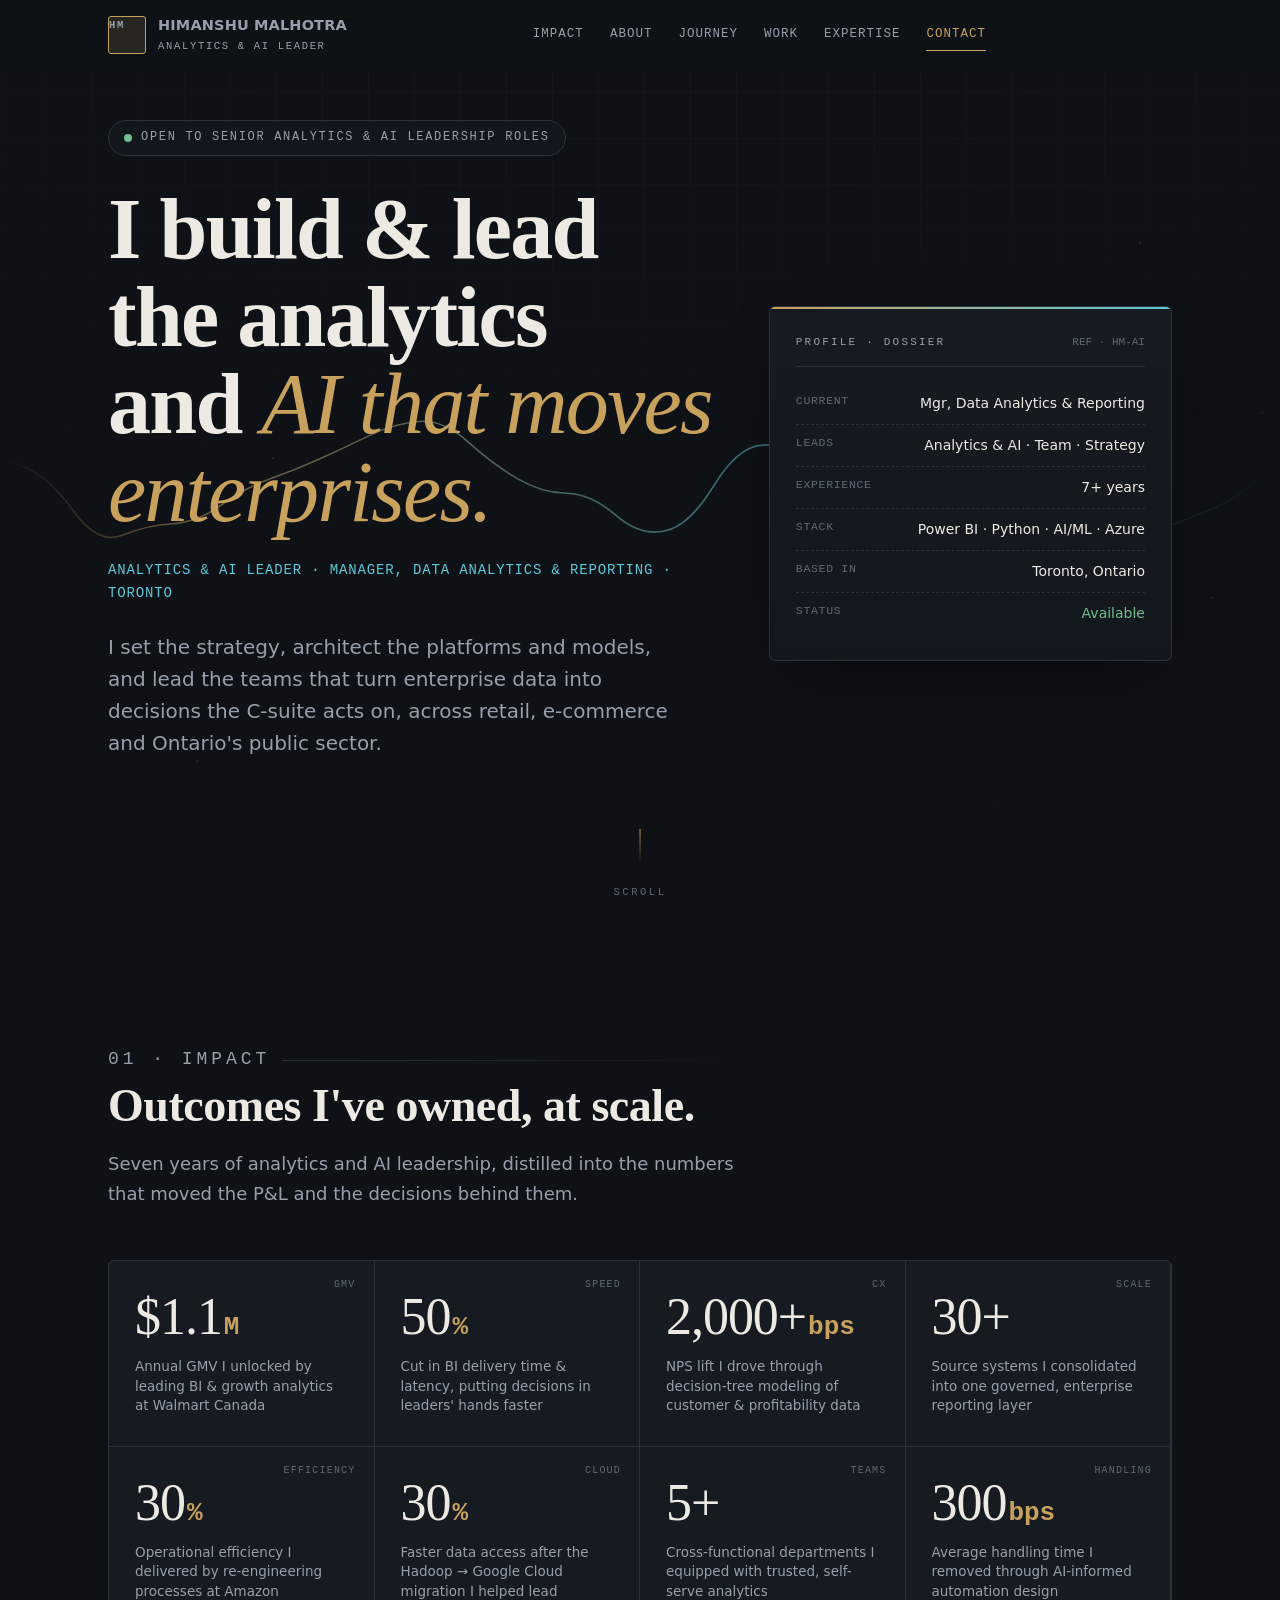
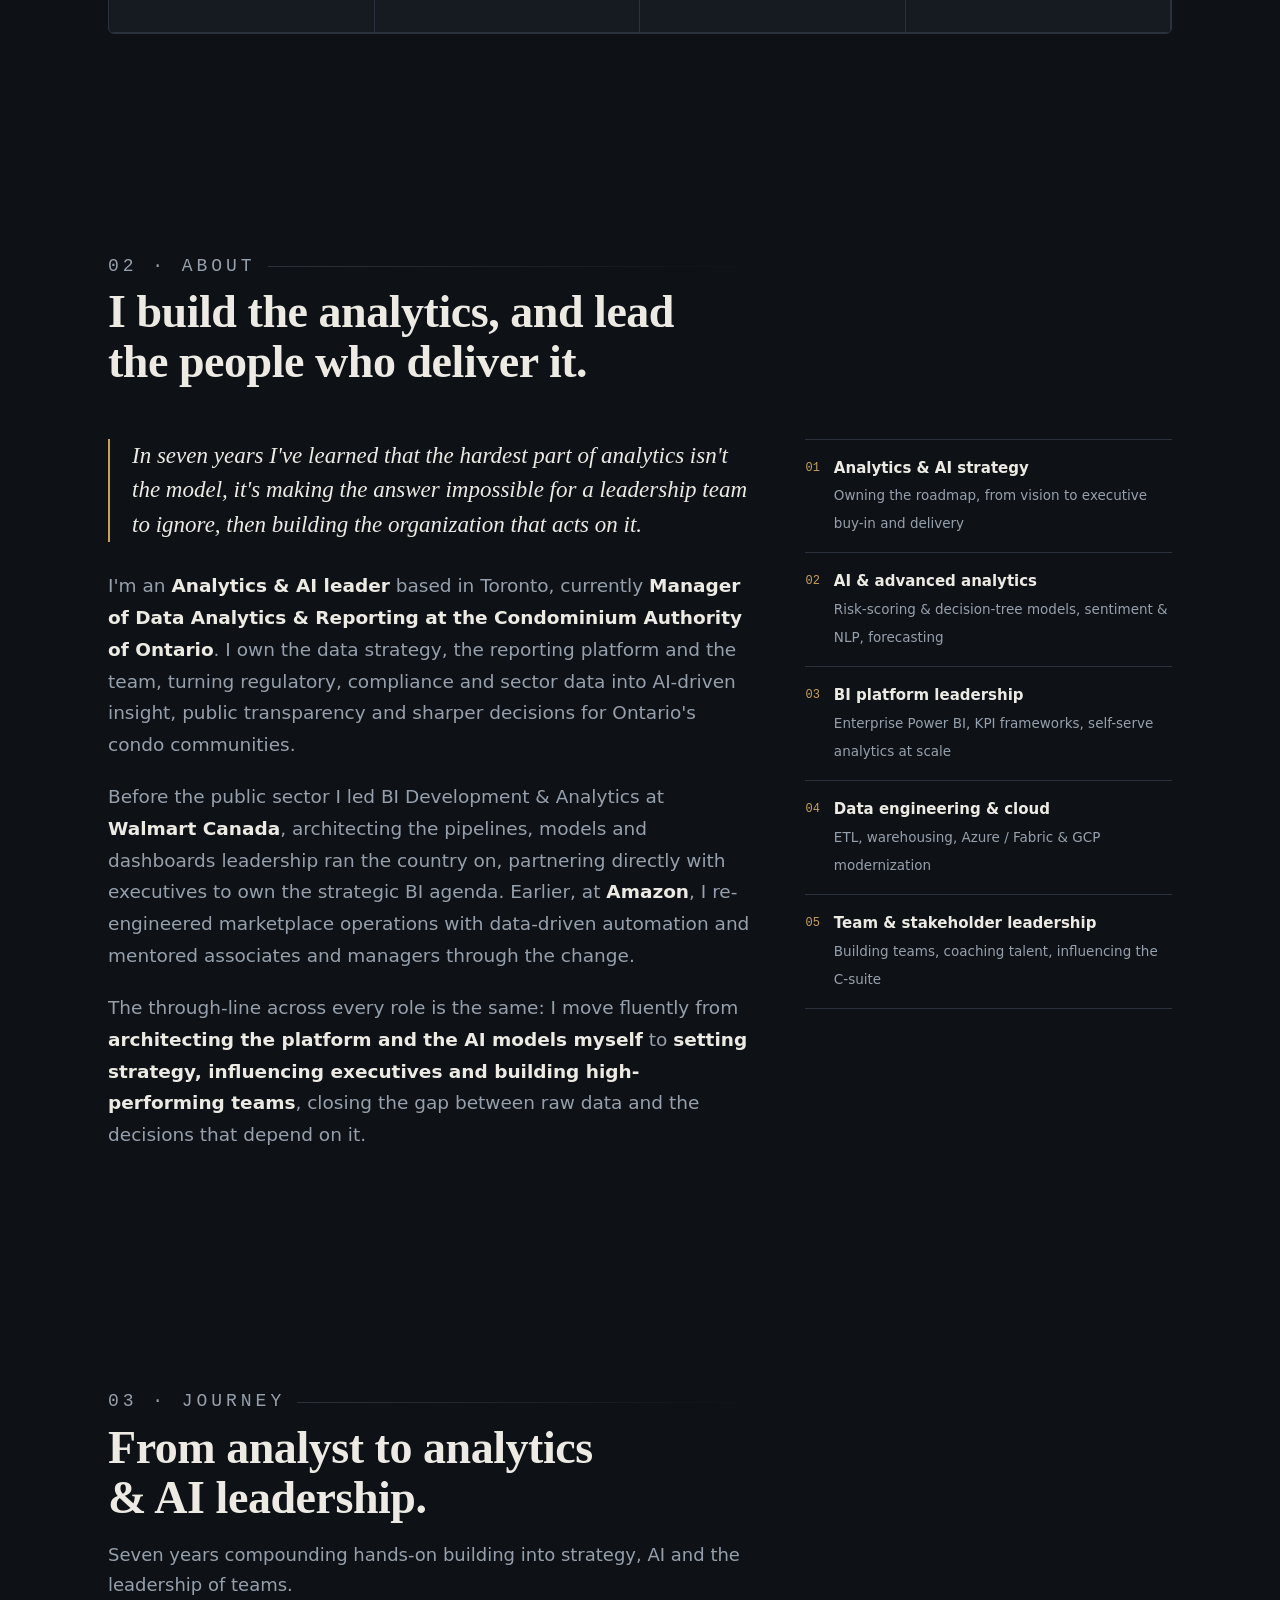
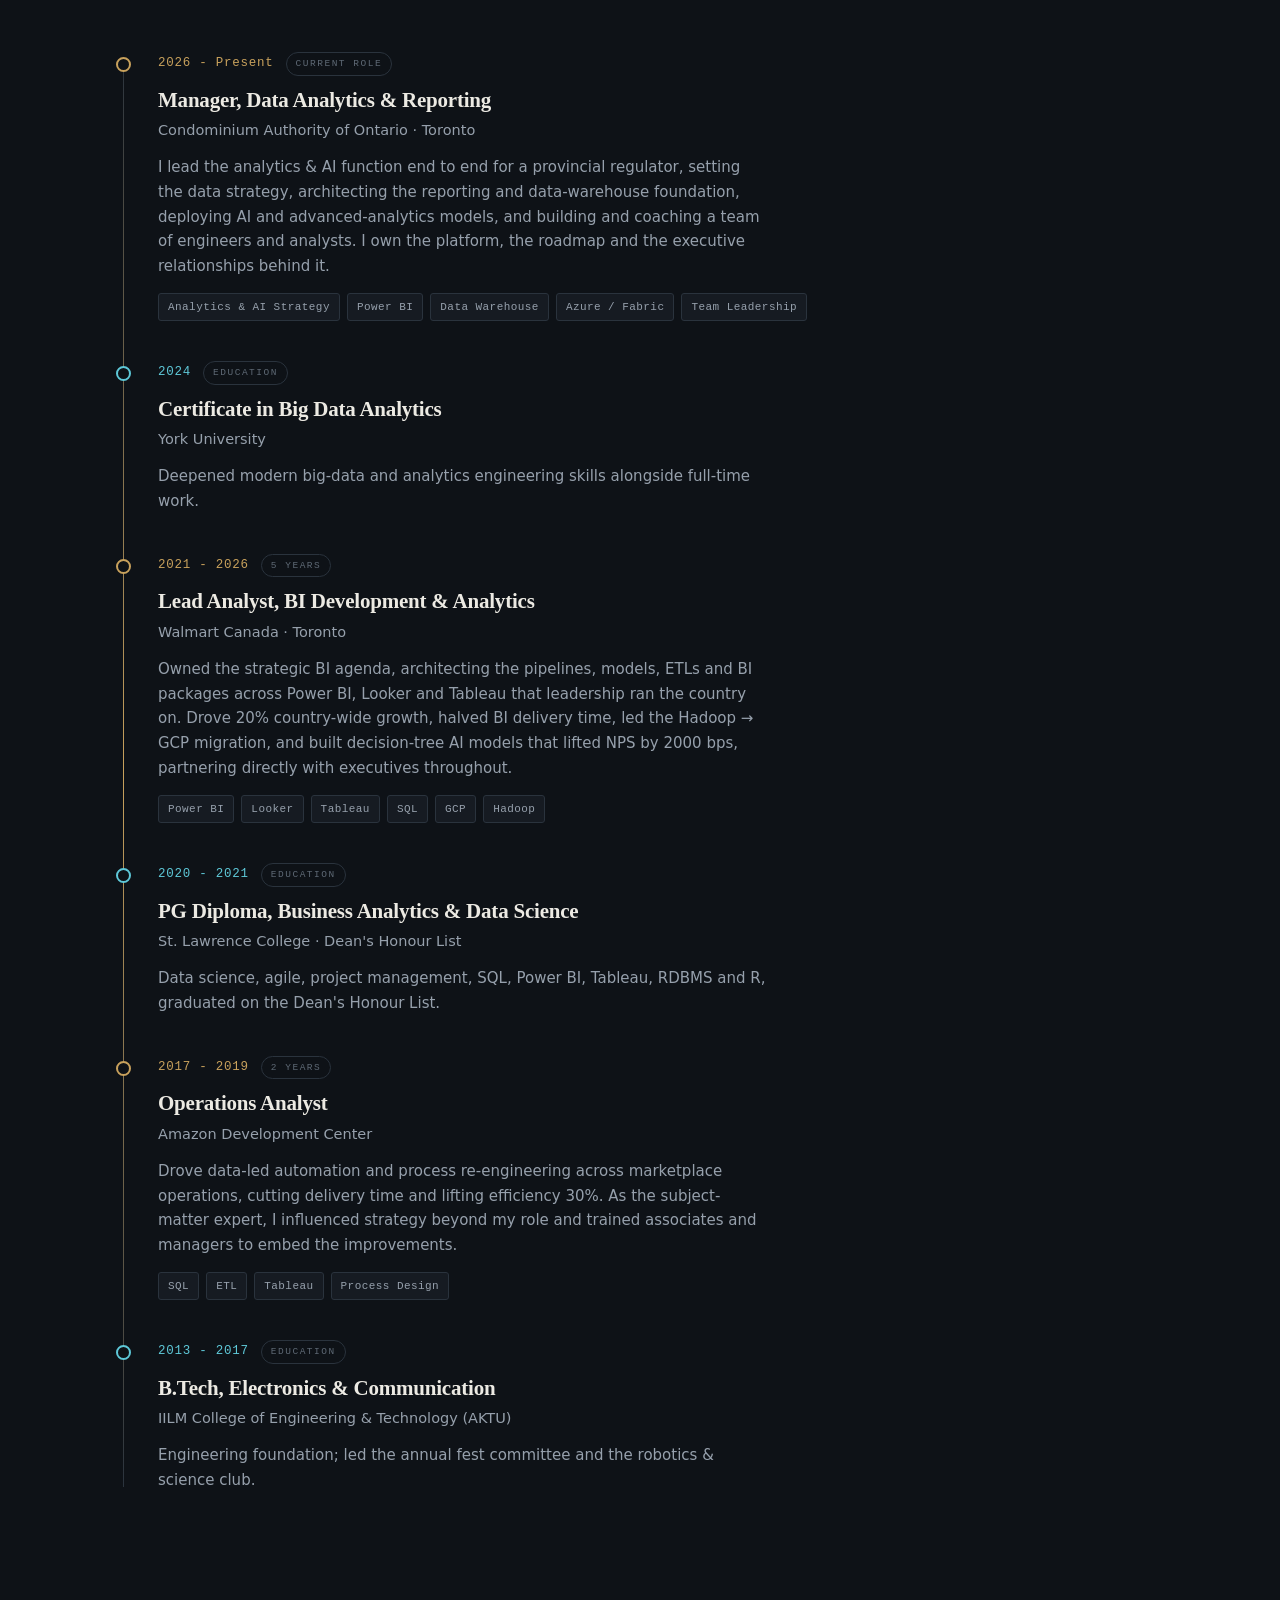
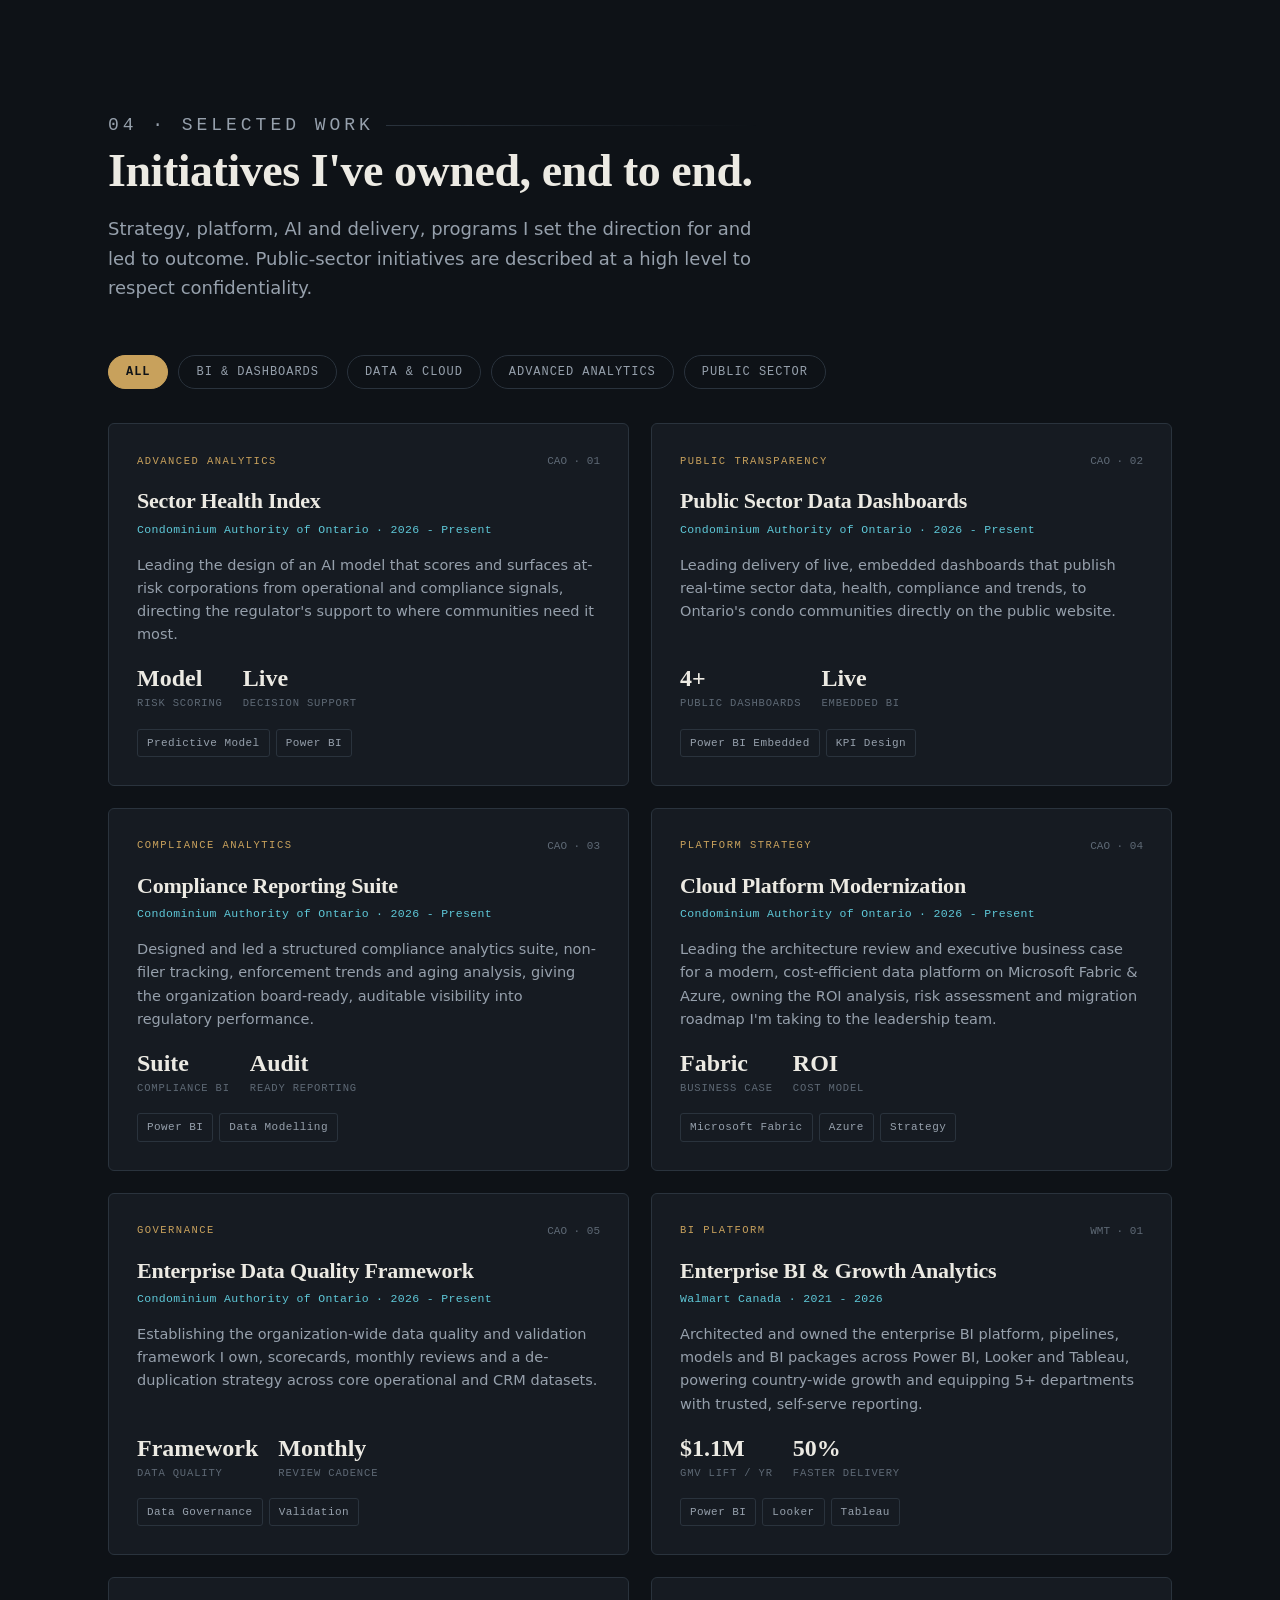
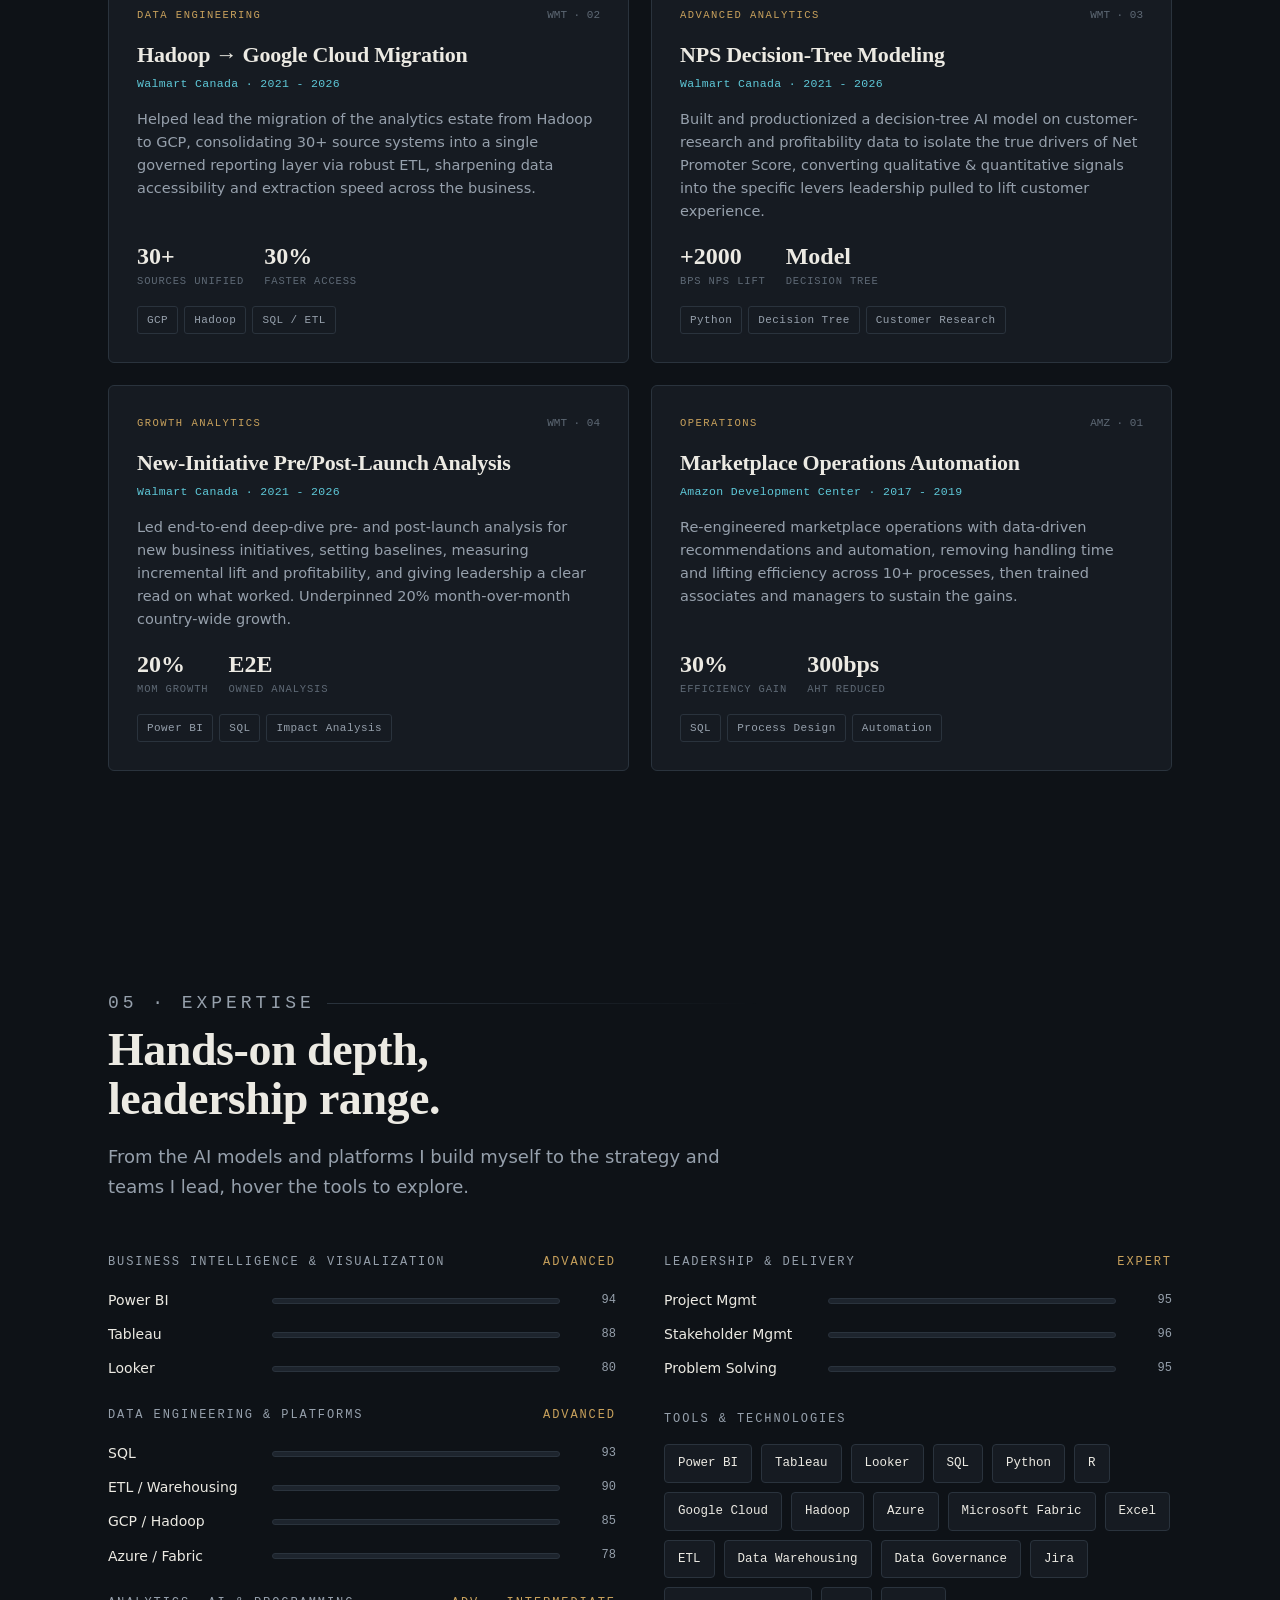
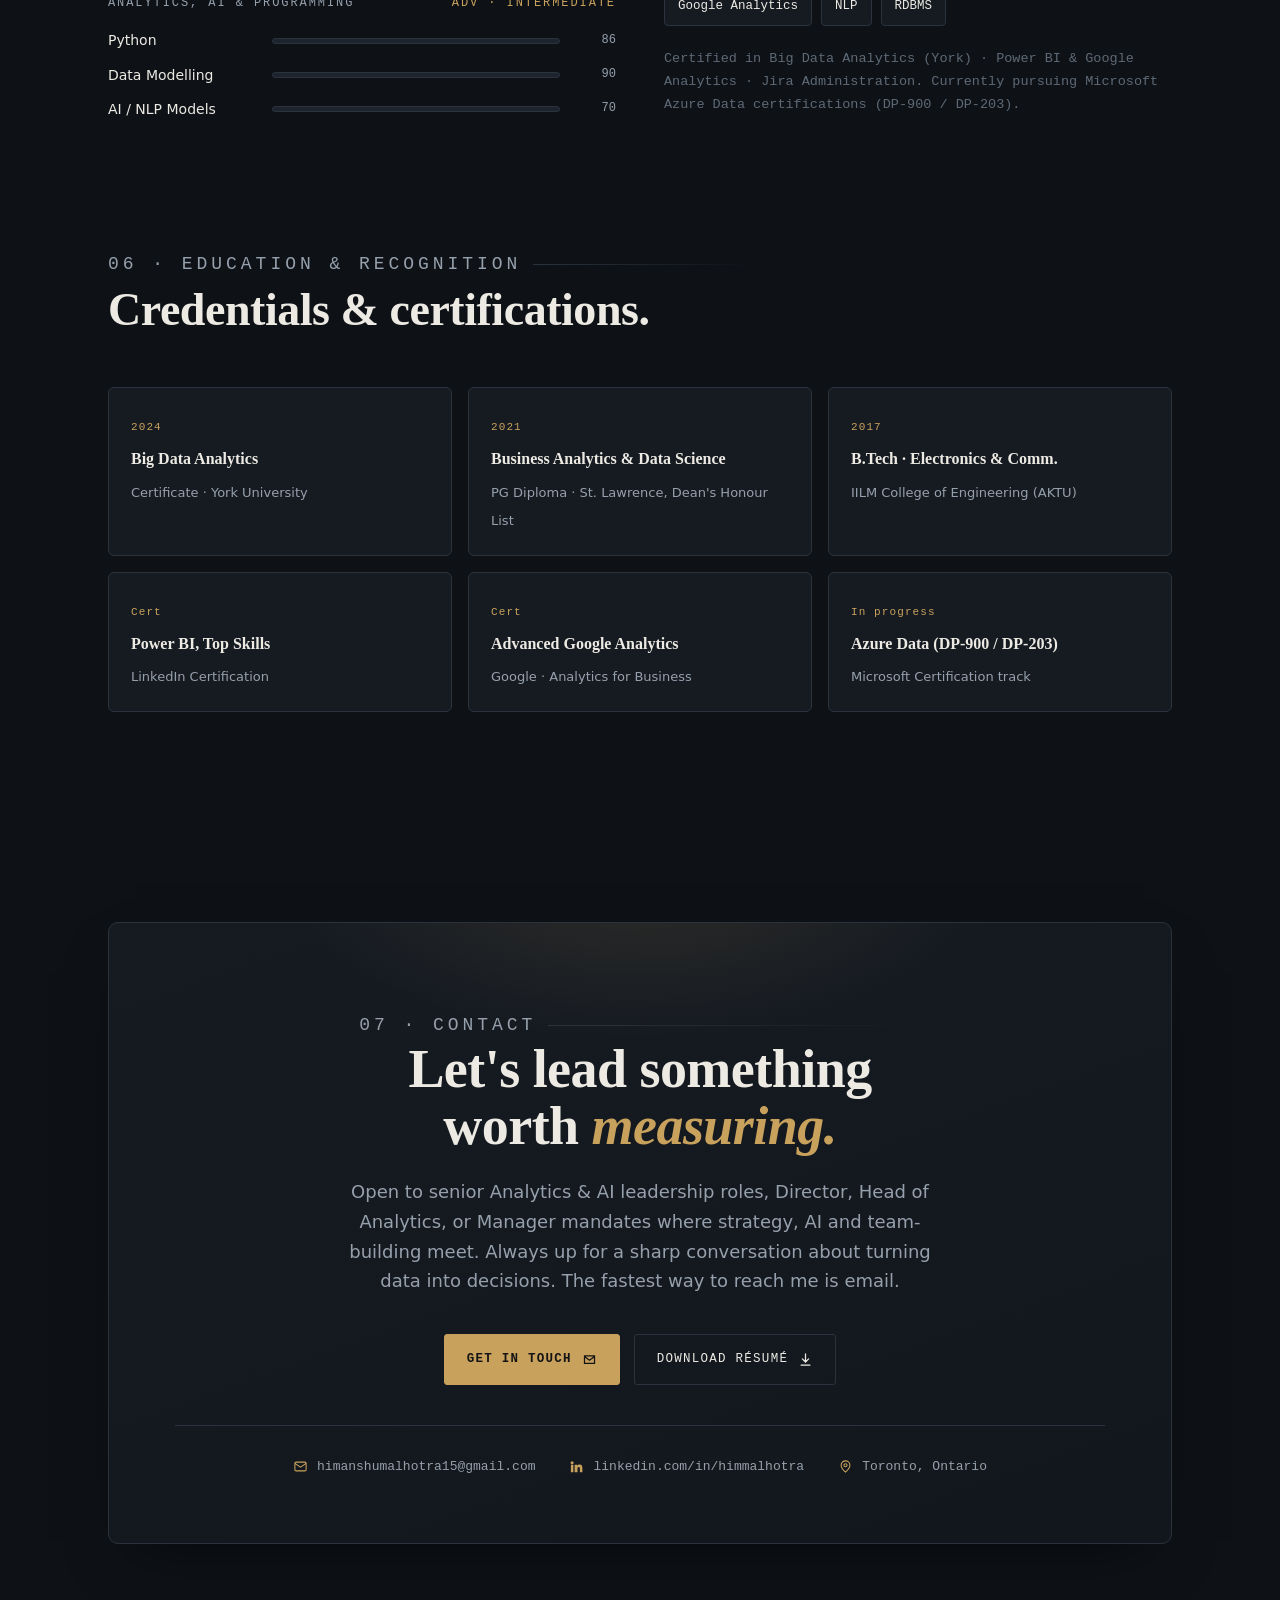
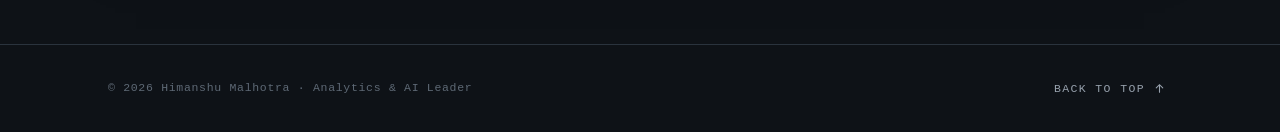
<file: index.html>
<!doctype html>
<html lang="en">
<head>
<meta charset="utf-8" />
<meta name="viewport" content="width=device-width, initial-scale=1" />
<title>Himanshu Malhotra, Analytics &amp; AI Leader</title>
<meta name="description" content="Himanshu Malhotra, Analytics &amp; AI Leader. I build and lead the analytics, AI and teams that turn enterprise data into executive decisions across retail, e-commerce and Ontario's public sector." />
<style>
/* ============================================================
   HIMANSHU MALHOTRA, PORTFOLIO  "DOSSIER"
   Tokens → layout → components   (dark-only, by design)
   ============================================================ */
:root, :root[data-theme="light"], :root[data-theme="dark"]{
  --ground:#0E1217; --surface:#161B22; --surface-2:#1D242D; --line:#2A333D;
  --ivory:#ECEAE3; --muted:#96A0AC; --faint:#5E6975;
  --brass:#C8A15C; --brass-soft:rgba(200,161,92,.14);
  --cyan:#5EC8D8; --cyan-soft:rgba(94,200,216,.12);
  --good:#6FBF8E; --warn:#E0B25A; --crit:#E07A6A;
  --shadow:0 24px 60px -28px rgba(0,0,0,.7);
  --serif:'Iowan Old Style','Palatino Linotype',Palatino,'Book Antiqua',Georgia,'Times New Roman',serif;
  --sans:system-ui,-apple-system,'Segoe UI',Roboto,Helvetica,Arial,sans-serif;
  --mono:ui-monospace,'SF Mono','JetBrains Mono','Cascadia Code',Menlo,Consolas,monospace;
  --maxw:1120px;
  color-scheme:dark;
}

*{box-sizing:border-box}
html{scroll-behavior:smooth}
@media (prefers-reduced-motion: reduce){html{scroll-behavior:auto}}
body{
  margin:0; background:var(--ground); color:var(--ivory);
  font-family:var(--sans); font-size:17px; line-height:1.65;
  -webkit-font-smoothing:antialiased; text-rendering:optimizeLegibility;
  overflow-x:hidden;
}
/* subtle grid texture on the ground */
body::before{
  content:""; position:fixed; inset:0; z-index:0; pointer-events:none; opacity:.5;
  background:
    linear-gradient(var(--line) 1px, transparent 1px) 0 0/100% 46px,
    linear-gradient(90deg, var(--line) 1px, transparent 1px) 0 0/46px 100%;
  -webkit-mask-image:radial-gradient(120% 80% at 50% 0%, #000 0%, transparent 70%);
  mask-image:radial-gradient(120% 80% at 50% 0%, #000 0%, transparent 70%);
  opacity:.22;
}
a{color:inherit; text-decoration:none}
img{max-width:100%}
::selection{background:var(--brass); color:var(--ground)}
:focus-visible{outline:2px solid var(--cyan); outline-offset:3px; border-radius:2px}

.wrap{max-width:var(--maxw); margin:0 auto; padding:0 28px; position:relative; z-index:1}

/* type */
h1,h2,h3{font-family:var(--serif); font-weight:600; letter-spacing:-.01em; text-wrap:balance; margin:0}
.eyebrow{
  font-family:var(--mono); font-size:12.5px; letter-spacing:.22em; text-transform:uppercase;
  color:var(--brass); display:flex; align-items:center; gap:12px; margin:0 0 22px;
}
.eyebrow::after{content:""; height:1px; flex:1; background:linear-gradient(90deg,var(--line),transparent)}
.mono{font-family:var(--mono)}
.tnum{font-variant-numeric:tabular-nums}

/* ---------- NAV ---------- */
header.nav{
  position:fixed; top:0; left:0; right:0; z-index:50;
  backdrop-filter:blur(12px); -webkit-backdrop-filter:blur(12px);
  background:color-mix(in srgb, var(--ground) 78%, transparent);
  border-bottom:1px solid transparent; transition:border-color .3s, background .3s;
}
header.nav.scrolled{border-bottom-color:var(--line)}
.nav-inner{max-width:var(--maxw); margin:0 auto; padding:14px 28px; display:flex; align-items:center; justify-content:space-between; gap:18px}
.brand{display:flex; align-items:center; gap:12px}
.monogram{
  width:38px; height:38px; display:grid; place-items:center; flex:none;
  border:1px solid var(--brass); color:var(--brass);
  font-family:var(--serif); font-weight:600; font-size:16px; letter-spacing:.02em;
  border-radius:3px; background:var(--brass-soft);
}
.brand b{font-family:var(--sans); font-weight:600; font-size:14.5px; letter-spacing:.01em}
.brand span{display:block; font-family:var(--mono); font-size:10.5px; letter-spacing:.16em; text-transform:uppercase; color:var(--muted)}
nav.links{display:flex; align-items:center; gap:26px}
nav.links a{font-family:var(--mono); font-size:12.5px; letter-spacing:.08em; text-transform:uppercase; color:var(--muted); transition:color .2s; position:relative; padding:4px 0}
nav.links a:hover{color:var(--ivory)}
nav.links a.active{color:var(--brass)}
nav.links a.active::after{content:""; position:absolute; left:0; right:0; bottom:-2px; height:1px; background:var(--brass)}
.nav-tools{display:flex; align-items:center; gap:14px}
.toggle{
  width:40px; height:40px; border:1px solid var(--line); background:var(--surface); color:var(--ivory);
  border-radius:3px; display:grid; place-items:center; cursor:pointer; transition:border-color .2s, color .2s;
}
.toggle:hover{border-color:var(--brass); color:var(--brass)}
.toggle svg{width:17px; height:17px}
.menu-btn{display:none; width:40px; height:40px; border:1px solid var(--line); background:var(--surface); color:var(--ivory); border-radius:3px; cursor:pointer}

/* ---------- HERO ---------- */
.hero{position:relative; min-height:100vh; display:flex; align-items:center; padding:120px 0 80px; overflow:hidden}
#signal{position:absolute; inset:0; width:100%; height:100%; z-index:0; opacity:.9}
.hero .wrap{width:100%}
.hero-grid{display:grid; grid-template-columns:1.35fr .9fr; gap:56px; align-items:center}
.avail{display:inline-flex; align-items:center; gap:9px; font-family:var(--mono); font-size:12px; letter-spacing:.14em; text-transform:uppercase; color:var(--muted); border:1px solid var(--line); border-radius:100px; padding:7px 15px; margin-bottom:30px; background:color-mix(in srgb,var(--surface) 60%, transparent)}
.dot{width:8px; height:8px; border-radius:50%; background:var(--good); box-shadow:0 0 0 0 var(--good); animation:pulse 2.4s infinite}
@keyframes pulse{0%{box-shadow:0 0 0 0 color-mix(in srgb,var(--good) 60%,transparent)}70%{box-shadow:0 0 0 8px transparent}100%{box-shadow:0 0 0 0 transparent}}
@media (prefers-reduced-motion: reduce){.dot{animation:none}}
.hero h1{font-size:clamp(44px,7vw,86px); line-height:1.02; letter-spacing:-.02em}
.hero h1 .thin{font-style:italic; color:var(--brass); font-weight:500}
.role{font-family:var(--mono); font-size:14px; letter-spacing:.06em; color:var(--cyan); margin:22px 0 0; text-transform:uppercase}
.lede{font-size:clamp(17px,2.1vw,20px); color:var(--muted); max-width:44ch; margin:26px 0 0; line-height:1.6}
.hero-cta{display:flex; flex-wrap:wrap; gap:14px; margin-top:38px}
.btn{
  display:inline-flex; align-items:center; gap:10px; font-family:var(--mono); font-size:12.5px; letter-spacing:.1em; text-transform:uppercase;
  padding:14px 22px; border-radius:3px; cursor:pointer; transition:transform .18s, background .2s, border-color .2s, color .2s; border:1px solid var(--line);
}
.btn.primary{background:var(--brass); color:#141414; border-color:var(--brass); font-weight:600}
.btn.primary:hover{transform:translateY(-2px); box-shadow:0 12px 24px -12px var(--brass)}
.btn.ghost{background:transparent; color:var(--ivory)}
.btn.ghost:hover{border-color:var(--brass); color:var(--brass)}
.btn svg{width:15px; height:15px}
/* hero side card */
.dossier-card{
  border:1px solid var(--line); border-radius:6px; background:linear-gradient(180deg, var(--surface), color-mix(in srgb,var(--surface) 60%, var(--ground)));
  padding:26px; box-shadow:var(--shadow); position:relative; overflow:hidden;
}
.dossier-card::before{content:""; position:absolute; top:0; left:0; right:0; height:2px; background:linear-gradient(90deg,var(--brass),var(--cyan))}
.dc-head{display:flex; justify-content:space-between; align-items:baseline; border-bottom:1px solid var(--line); padding-bottom:14px; margin-bottom:16px}
.dc-head h4{font-family:var(--mono); font-size:11px; letter-spacing:.2em; text-transform:uppercase; color:var(--muted); font-weight:500; margin:0}
.dc-head .id{font-family:var(--mono); font-size:11px; color:var(--faint)}
.dc-row{display:flex; justify-content:space-between; gap:12px; padding:9px 0; font-size:14px; border-bottom:1px dashed var(--line)}
.dc-row:last-child{border-bottom:0}
.dc-row .k{font-family:var(--mono); font-size:11.5px; letter-spacing:.06em; text-transform:uppercase; color:var(--faint)}
.dc-row .v{color:var(--ivory); text-align:right; font-weight:500}
.scroll-hint{position:absolute; bottom:26px; left:50%; transform:translateX(-50%); font-family:var(--mono); font-size:10.5px; letter-spacing:.24em; text-transform:uppercase; color:var(--faint); display:flex; flex-direction:column; align-items:center; gap:10px}
.scroll-hint .bar{width:1px; height:34px; background:linear-gradient(var(--brass),transparent); animation:drop 2s infinite}
@keyframes drop{0%{transform:scaleY(0); transform-origin:top}50%{transform:scaleY(1); transform-origin:top}51%{transform:scaleY(1); transform-origin:bottom}100%{transform:scaleY(0); transform-origin:bottom}}
@media (prefers-reduced-motion: reduce){.scroll-hint .bar{animation:none}}

/* ---------- SECTION SCAFFOLD ---------- */
section{padding:100px 0; position:relative; z-index:1}
.sec-head{margin-bottom:52px; max-width:60ch}
.sec-head h2{font-size:clamp(30px,4.4vw,46px); line-height:1.08; margin-top:6px}
.sec-head p{color:var(--muted); margin:18px 0 0; font-size:18px}
.reveal{opacity:0; transform:translateY(26px); transition:opacity .7s cubic-bezier(.2,.7,.2,1), transform .7s cubic-bezier(.2,.7,.2,1)}
.reveal.in{opacity:1; transform:none}
@media (prefers-reduced-motion: reduce){.reveal{opacity:1; transform:none; transition:none}}

/* ---------- IMPACT / KPI ---------- */
.kpi-grid{display:grid; grid-template-columns:repeat(4,1fr); gap:0; border:1px solid var(--line); border-radius:6px; overflow:hidden; background:var(--surface)}
.kpi{padding:30px 26px; border-right:1px solid var(--line); border-bottom:1px solid var(--line); position:relative; transition:background .3s}
.kpi:hover{background:var(--surface-2)}
.kpi .num{font-family:var(--serif); font-size:clamp(34px,4.6vw,52px); line-height:1; letter-spacing:-.02em; color:var(--ivory); display:flex; align-items:baseline; gap:2px}
.kpi .num .u{font-size:.5em; color:var(--brass); font-family:var(--mono); font-weight:600; letter-spacing:0}
.kpi .lab{margin-top:14px; font-size:13.5px; color:var(--muted); line-height:1.45}
.kpi .tag{position:absolute; top:16px; right:18px; font-family:var(--mono); font-size:10px; letter-spacing:.12em; text-transform:uppercase; color:var(--faint)}

/* ---------- ABOUT ---------- */
.about-grid{display:grid; grid-template-columns:1.4fr .8fr; gap:56px}
.about-body p{color:var(--muted); font-size:18.5px; line-height:1.72}
.about-body p + p{margin-top:20px}
.about-body strong{color:var(--ivory); font-weight:600}
.about-body .lead-line{font-family:var(--serif); font-size:23px; line-height:1.5; color:var(--ivory); font-style:italic; border-left:2px solid var(--brass); padding-left:22px; margin:0 0 28px}
.focus-list{border-top:1px solid var(--line)}
.focus-list li{list-style:none; display:flex; gap:14px; padding:16px 0; border-bottom:1px solid var(--line); align-items:flex-start}
.focus-list .idx{font-family:var(--mono); font-size:12px; color:var(--brass); padding-top:3px}
.focus-list .ft b{display:block; font-family:var(--sans); font-size:15px; font-weight:600}
.focus-list .ft span{font-size:13.5px; color:var(--muted)}
ul{margin:0; padding:0}

/* ---------- JOURNEY ---------- */
.timeline{position:relative; margin-left:8px}
.timeline::before{content:""; position:absolute; left:7px; top:6px; bottom:6px; width:1px; background:linear-gradient(var(--line),var(--brass),var(--line))}
.tl-item{position:relative; padding:0 0 40px 42px}
.tl-item:last-child{padding-bottom:0}
.tl-node{position:absolute; left:0; top:5px; width:15px; height:15px; border-radius:50%; background:var(--ground); border:2px solid var(--brass); z-index:1}
.tl-item.edu .tl-node{border-color:var(--cyan)}
.tl-meta{display:flex; flex-wrap:wrap; align-items:center; gap:12px; margin-bottom:7px}
.tl-year{font-family:var(--mono); font-size:12.5px; letter-spacing:.06em; color:var(--brass)}
.tl-item.edu .tl-year{color:var(--cyan)}
.tl-badge{font-family:var(--mono); font-size:9.5px; letter-spacing:.16em; text-transform:uppercase; color:var(--faint); border:1px solid var(--line); border-radius:100px; padding:3px 9px}
.tl-item h3{font-size:21px}
.tl-item .org{color:var(--muted); font-size:14.5px; margin-top:2px; font-weight:500}
.tl-item p{color:var(--muted); font-size:15px; margin:12px 0 0; max-width:64ch}
.tl-item .chips{display:flex; flex-wrap:wrap; gap:7px; margin-top:14px}
.chip{font-family:var(--mono); font-size:11px; letter-spacing:.04em; color:var(--muted); border:1px solid var(--line); border-radius:3px; padding:4px 9px; background:var(--surface)}

/* ---------- WORK / PROJECTS ---------- */
.filters{display:flex; flex-wrap:wrap; gap:10px; margin-bottom:34px}
.filter{font-family:var(--mono); font-size:12px; letter-spacing:.08em; text-transform:uppercase; color:var(--muted); border:1px solid var(--line); background:transparent; border-radius:100px; padding:9px 17px; cursor:pointer; transition:all .2s}
.filter:hover{color:var(--ivory); border-color:var(--faint)}
.filter.active{color:var(--ground); background:var(--brass); border-color:var(--brass); font-weight:600}
.work-grid{display:grid; grid-template-columns:repeat(2,1fr); gap:22px}
.card{
  border:1px solid var(--line); border-radius:6px; background:var(--surface); padding:28px; position:relative; overflow:hidden;
  transition:transform .35s cubic-bezier(.2,.7,.2,1), border-color .3s, box-shadow .35s; display:flex; flex-direction:column; min-height:230px;
}
.card::after{content:""; position:absolute; inset:0; background:radial-gradient(400px 200px at var(--mx,50%) var(--my,0%), var(--brass-soft), transparent 60%); opacity:0; transition:opacity .35s; pointer-events:none}
.card:hover{transform:translateY(-4px); border-color:color-mix(in srgb,var(--brass) 50%,var(--line)); box-shadow:var(--shadow)}
.card:hover::after{opacity:1}
.card .top{display:flex; justify-content:space-between; align-items:center; margin-bottom:18px}
.card .cat{font-family:var(--mono); font-size:10.5px; letter-spacing:.14em; text-transform:uppercase; color:var(--brass)}
.card .num{font-family:var(--mono); font-size:11px; color:var(--faint)}
.card h3{font-size:22px; line-height:1.2}
.card .where{font-family:var(--mono); font-size:11.5px; color:var(--cyan); margin-top:6px; letter-spacing:.03em}
.card p{color:var(--muted); font-size:14.5px; margin:14px 0 0; line-height:1.6}
.card .metrics{display:flex; gap:20px; margin-top:auto; padding-top:20px}
.card .metrics div{display:flex; flex-direction:column}
.card .metrics b{font-family:var(--serif); font-size:24px; color:var(--ivory); line-height:1}
.card .metrics span{font-family:var(--mono); font-size:10.5px; letter-spacing:.08em; text-transform:uppercase; color:var(--faint); margin-top:5px}
.card .stack{display:flex; flex-wrap:wrap; gap:6px; margin-top:16px}
.card.hide{display:none}

/* ---------- EXPERTISE ---------- */
.exp-grid{display:grid; grid-template-columns:1fr 1fr; gap:48px; align-items:start}
.skill-block + .skill-block{margin-top:26px}
.skill-block h4{font-family:var(--mono); font-size:12px; letter-spacing:.16em; text-transform:uppercase; color:var(--muted); font-weight:500; margin:0 0 16px; display:flex; justify-content:space-between}
.skill-block h4 .lvl{color:var(--brass)}
.bar{display:flex; align-items:center; gap:14px; margin:11px 0}
.bar .name{width:150px; flex:none; font-size:14px; color:var(--ivory)}
.bar .track{flex:1; height:6px; background:var(--surface-2); border-radius:100px; overflow:hidden; border:1px solid var(--line)}
.bar .fill{height:100%; width:0; border-radius:100px; background:linear-gradient(90deg,var(--brass),var(--cyan)); transition:width 1.1s cubic-bezier(.2,.8,.2,1)}
.bar .pct{width:42px; text-align:right; font-family:var(--mono); font-size:12px; color:var(--muted)}
.tools-cloud{display:flex; flex-wrap:wrap; gap:9px; margin-top:8px}
.tool{font-family:var(--mono); font-size:12.5px; color:var(--ivory); border:1px solid var(--line); background:var(--surface); border-radius:4px; padding:8px 13px; transition:all .2s; cursor:default}
.tool:hover{border-color:var(--brass); color:var(--brass); transform:translateY(-2px)}
.exp-note{margin-top:22px; font-size:13.5px; color:var(--faint); font-family:var(--mono); line-height:1.7}

/* ---------- RECOGNITION ---------- */
.creds{display:grid; grid-template-columns:repeat(3,1fr); gap:16px}
.cred{border:1px solid var(--line); border-radius:6px; background:var(--surface); padding:22px; transition:border-color .3s, transform .3s}
.cred:hover{border-color:var(--brass); transform:translateY(-3px)}
.cred .yr{font-family:var(--mono); font-size:11px; color:var(--brass); letter-spacing:.1em}
.cred b{display:block; font-size:16px; margin:8px 0 4px; font-family:var(--serif); font-weight:600}
.cred span{font-size:13px; color:var(--muted)}

/* ---------- CONTACT ---------- */
.contact{padding:110px 0 60px}
.contact-card{border:1px solid var(--line); border-radius:10px; background:linear-gradient(160deg,var(--surface),color-mix(in srgb,var(--surface) 55%,var(--ground))); padding:clamp(34px,6vw,66px); text-align:center; position:relative; overflow:hidden; box-shadow:var(--shadow)}
.contact-card::before{content:""; position:absolute; inset:0; background:radial-gradient(600px 300px at 50% -10%, var(--brass-soft), transparent 60%); pointer-events:none}
.contact h2{font-size:clamp(32px,5vw,54px); line-height:1.06; position:relative}
.contact h2 em{color:var(--brass); font-style:italic}
.contact p{color:var(--muted); max-width:52ch; margin:22px auto 0; font-size:18px; position:relative}
.contact-actions{display:flex; flex-wrap:wrap; gap:14px; justify-content:center; margin-top:38px; position:relative}
.contact-meta{display:flex; flex-wrap:wrap; gap:12px 34px; justify-content:center; margin-top:40px; padding-top:30px; border-top:1px solid var(--line); position:relative}
.contact-meta a, .contact-meta span{display:inline-flex; align-items:center; gap:9px; font-family:var(--mono); font-size:13px; color:var(--muted); transition:color .2s}
.contact-meta a:hover{color:var(--brass)}
.contact-meta svg{width:15px; height:15px; color:var(--brass)}

/* ---------- FOOTER ---------- */
footer{border-top:1px solid var(--line); padding:34px 0; margin-top:40px}
.foot-inner{display:flex; flex-wrap:wrap; justify-content:space-between; align-items:center; gap:16px}
.foot-inner p{font-family:var(--mono); font-size:11.5px; letter-spacing:.06em; color:var(--faint); margin:0}
.to-top{font-family:var(--mono); font-size:11.5px; letter-spacing:.12em; text-transform:uppercase; color:var(--muted); cursor:pointer; background:none; border:0; display:inline-flex; align-items:center; gap:8px}
.to-top:hover{color:var(--brass)}

/* ---------- RESPONSIVE ---------- */
@media (max-width:900px){
  .hero-grid{grid-template-columns:1fr; gap:40px}
  .dossier-card{max-width:420px}
  .about-grid,.exp-grid{grid-template-columns:1fr; gap:36px}
  .kpi-grid{grid-template-columns:repeat(2,1fr)}
  .work-grid{grid-template-columns:1fr}
  .creds{grid-template-columns:1fr 1fr}
  nav.links{display:none}
  .menu-btn{display:grid; place-items:center}
  header.nav.open nav.links{display:flex; position:absolute; top:100%; right:0; left:0; flex-direction:column; align-items:flex-start; gap:0; background:var(--ground); border-bottom:1px solid var(--line); padding:8px 28px}
  header.nav.open nav.links a{padding:13px 0; width:100%; border-bottom:1px solid var(--line)}
}
@media (max-width:560px){
  body{font-size:16px}
  .wrap{padding:0 20px}
  section{padding:76px 0}
  .kpi-grid{grid-template-columns:1fr}
  .creds{grid-template-columns:1fr}
  .bar .name{width:110px}
  .card .metrics{gap:14px}
}
</style>
</head>
<body>

<!-- ================= NAV ================= -->
<header class="nav" id="nav">
  <div class="nav-inner">
    <a class="brand" href="#top" aria-label="Himanshu Malhotra, home">
      <span class="monogram">HM</span>
      <span><b>Himanshu Malhotra</b><span>Analytics &amp; AI Leader</span></span>
    </a>
    <nav class="links" id="navlinks">
      <a href="#impact">Impact</a>
      <a href="#about">About</a>
      <a href="#journey">Journey</a>
      <a href="#work">Work</a>
      <a href="#expertise">Expertise</a>
      <a href="#contact">Contact</a>
    </nav>
    <div class="nav-tools">
      <button class="menu-btn" id="menuBtn" aria-label="Menu">
        <svg width="18" height="18" viewBox="0 0 24 24" fill="none" stroke="currentColor" stroke-width="1.8" stroke-linecap="round"><path d="M4 7h16M4 12h16M4 17h16"/></svg>
      </button>
    </div>
  </div>
</header>

<!-- ================= HERO ================= -->
<section class="hero" id="top">
  <canvas id="signal" aria-hidden="true"></canvas>
  <div class="wrap">
    <div class="hero-grid">
      <div>
        <span class="avail reveal"><span class="dot"></span>Open to senior analytics &amp; AI leadership roles</span>
        <h1 class="reveal">I build &amp; lead the analytics<br>and <span class="thin">AI that moves enterprises.</span></h1>
        <p class="role reveal">Analytics &amp; AI Leader · Manager, Data Analytics &amp; Reporting · Toronto</p>
        <p class="lede reveal">I set the strategy, architect the platforms and models, and lead the teams that turn enterprise data into decisions the C-suite acts on, across retail, e-commerce and Ontario's public sector.</p>
        <div class="hero-cta reveal">
          <a class="btn primary" href="#work">View selected work
            <svg viewBox="0 0 24 24" fill="none" stroke="currentColor" stroke-width="2" stroke-linecap="round"><path d="M5 12h14M13 6l6 6-6 6"/></svg></a>
          <a class="btn ghost" href="assets/Himanshu_Malhotra_Resume.pdf" download>Download résumé
            <svg viewBox="0 0 24 24" fill="none" stroke="currentColor" stroke-width="2" stroke-linecap="round"><path d="M12 3v12M7 11l5 5 5-5M5 21h14"/></svg></a>
        </div>
      </div>
      <aside class="dossier-card reveal" aria-label="Profile summary">
        <div class="dc-head"><h4>Profile · Dossier</h4><span class="id">REF · HM-AI</span></div>
        <div class="dc-row"><span class="k">Current</span><span class="v">Mgr, Data Analytics &amp; Reporting</span></div>
        <div class="dc-row"><span class="k">Leads</span><span class="v">Analytics &amp; AI · Team · Strategy</span></div>
        <div class="dc-row"><span class="k">Experience</span><span class="v tnum">7+ years</span></div>
        <div class="dc-row"><span class="k">Stack</span><span class="v">Power BI · Python · AI/ML · Azure</span></div>
        <div class="dc-row"><span class="k">Based in</span><span class="v">Toronto, Ontario</span></div>
        <div class="dc-row"><span class="k">Status</span><span class="v" style="color:var(--good)">Available</span></div>
      </aside>
    </div>
  </div>
  <div class="scroll-hint" aria-hidden="true"><span class="bar"></span>Scroll</div>
</section>

<!-- ================= IMPACT ================= -->
<section id="impact">
  <div class="wrap">
    <div class="sec-head reveal">
      <p class="eyebrow">01 · Impact</p>
      <h2>Outcomes I've owned, at scale.</h2>
      <p>Seven years of analytics and AI leadership, distilled into the numbers that moved the P&amp;L and the decisions behind them.</p>
    </div>
    <div class="kpi-grid reveal">
      <div class="kpi"><span class="tag">GMV</span><div class="num" data-to="1.1" data-dec="1" data-pre="$"><span>0</span><span class="u">M</span></div><div class="lab">Annual GMV I unlocked by leading BI &amp; growth analytics at Walmart Canada</div></div>
      <div class="kpi"><span class="tag">Speed</span><div class="num" data-to="50"><span>0</span><span class="u">%</span></div><div class="lab">Cut in BI delivery time &amp; latency, putting decisions in leaders' hands faster</div></div>
      <div class="kpi"><span class="tag">CX</span><div class="num" data-to="2000" data-suf="+"><span>0</span><span class="u">bps</span></div><div class="lab">NPS lift I drove through decision-tree modeling of customer &amp; profitability data</div></div>
      <div class="kpi"><span class="tag">Scale</span><div class="num" data-to="30" data-suf="+"><span>0</span></div><div class="lab">Source systems I consolidated into one governed, enterprise reporting layer</div></div>
      <div class="kpi"><span class="tag">Efficiency</span><div class="num" data-to="30"><span>0</span><span class="u">%</span></div><div class="lab">Operational efficiency I delivered by re-engineering processes at Amazon</div></div>
      <div class="kpi"><span class="tag">Cloud</span><div class="num" data-to="30"><span>0</span><span class="u">%</span></div><div class="lab">Faster data access after the Hadoop → Google Cloud migration I helped lead</div></div>
      <div class="kpi"><span class="tag">Teams</span><div class="num" data-to="5" data-suf="+"><span>0</span></div><div class="lab">Cross-functional departments I equipped with trusted, self-serve analytics</div></div>
      <div class="kpi"><span class="tag">Handling</span><div class="num" data-to="300"><span>0</span><span class="u">bps</span></div><div class="lab">Average handling time I removed through AI-informed automation design</div></div>
    </div>
  </div>
</section>

<!-- ================= ABOUT ================= -->
<section id="about">
  <div class="wrap">
    <div class="sec-head reveal">
      <p class="eyebrow">02 · About</p>
      <h2>I build the analytics, and lead the people who deliver it.</h2>
    </div>
    <div class="about-grid">
      <div class="about-body reveal">
        <p class="lead-line">In seven years I've learned that the hardest part of analytics isn't the model, it's making the answer impossible for a leadership team to ignore, then building the organization that acts on it.</p>
        <p>I'm an <strong>Analytics &amp; AI leader</strong> based in Toronto, currently <strong>Manager of Data Analytics &amp; Reporting at the Condominium Authority of Ontario</strong>. I own the data strategy, the reporting platform and the team, turning regulatory, compliance and sector data into AI-driven insight, public transparency and sharper decisions for Ontario's condo communities.</p>
        <p>Before the public sector I led BI Development &amp; Analytics at <strong>Walmart Canada</strong>, architecting the pipelines, models and dashboards leadership ran the country on, partnering directly with executives to own the strategic BI agenda. Earlier, at <strong>Amazon</strong>, I re-engineered marketplace operations with data-driven automation and mentored associates and managers through the change.</p>
        <p>The through-line across every role is the same: I move fluently from <strong>architecting the platform and the AI models myself</strong> to <strong>setting strategy, influencing executives and building high-performing teams</strong>, closing the gap between raw data and the decisions that depend on it.</p>
      </div>
      <div class="reveal">
        <ul class="focus-list">
          <li><span class="idx">01</span><span class="ft"><b>Analytics &amp; AI strategy</b><span>Owning the roadmap, from vision to executive buy-in and delivery</span></span></li>
          <li><span class="idx">02</span><span class="ft"><b>AI &amp; advanced analytics</b><span>Risk-scoring &amp; decision-tree models, sentiment &amp; NLP, forecasting</span></span></li>
          <li><span class="idx">03</span><span class="ft"><b>BI platform leadership</b><span>Enterprise Power BI, KPI frameworks, self-serve analytics at scale</span></span></li>
          <li><span class="idx">04</span><span class="ft"><b>Data engineering &amp; cloud</b><span>ETL, warehousing, Azure / Fabric &amp; GCP modernization</span></span></li>
          <li><span class="idx">05</span><span class="ft"><b>Team &amp; stakeholder leadership</b><span>Building teams, coaching talent, influencing the C-suite</span></span></li>
        </ul>
      </div>
    </div>
  </div>
</section>

<!-- ================= JOURNEY ================= -->
<section id="journey">
  <div class="wrap">
    <div class="sec-head reveal">
      <p class="eyebrow">03 · Journey</p>
      <h2>From analyst to analytics &amp; AI leadership.</h2>
      <p>Seven years compounding hands-on building into strategy, AI and the leadership of teams.</p>
    </div>
    <div class="timeline">
      <div class="tl-item reveal">
        <span class="tl-node"></span>
        <div class="tl-meta"><span class="tl-year">2026 - Present</span><span class="tl-badge">Current role</span></div>
        <h3>Manager, Data Analytics &amp; Reporting</h3>
        <div class="org">Condominium Authority of Ontario · Toronto</div>
        <p>I lead the analytics &amp; AI function end to end for a provincial regulator, setting the data strategy, architecting the reporting and data-warehouse foundation, deploying AI and advanced-analytics models, and building and coaching a team of engineers and analysts. I own the platform, the roadmap and the executive relationships behind it.</p>
        <div class="chips"><span class="chip">Analytics &amp; AI Strategy</span><span class="chip">Power BI</span><span class="chip">Data Warehouse</span><span class="chip">Azure / Fabric</span><span class="chip">Team Leadership</span></div>
      </div>
      <div class="tl-item edu reveal">
        <span class="tl-node"></span>
        <div class="tl-meta"><span class="tl-year">2024</span><span class="tl-badge">Education</span></div>
        <h3>Certificate in Big Data Analytics</h3>
        <div class="org">York University</div>
        <p>Deepened modern big-data and analytics engineering skills alongside full-time work.</p>
      </div>
      <div class="tl-item reveal">
        <span class="tl-node"></span>
        <div class="tl-meta"><span class="tl-year">2021 - 2026</span><span class="tl-badge">5 years</span></div>
        <h3>Lead Analyst, BI Development &amp; Analytics</h3>
        <div class="org">Walmart Canada · Toronto</div>
        <p>Owned the strategic BI agenda, architecting the pipelines, models, ETLs and BI packages across Power BI, Looker and Tableau that leadership ran the country on. Drove 20% country-wide growth, halved BI delivery time, led the Hadoop → GCP migration, and built decision-tree AI models that lifted NPS by 2000 bps, partnering directly with executives throughout.</p>
        <div class="chips"><span class="chip">Power BI</span><span class="chip">Looker</span><span class="chip">Tableau</span><span class="chip">SQL</span><span class="chip">GCP</span><span class="chip">Hadoop</span></div>
      </div>
      <div class="tl-item edu reveal">
        <span class="tl-node"></span>
        <div class="tl-meta"><span class="tl-year">2020 - 2021</span><span class="tl-badge">Education</span></div>
        <h3>PG Diploma, Business Analytics &amp; Data Science</h3>
        <div class="org">St. Lawrence College · Dean's Honour List</div>
        <p>Data science, agile, project management, SQL, Power BI, Tableau, RDBMS and R, graduated on the Dean's Honour List.</p>
      </div>
      <div class="tl-item reveal">
        <span class="tl-node"></span>
        <div class="tl-meta"><span class="tl-year">2017 - 2019</span><span class="tl-badge">2 years</span></div>
        <h3>Operations Analyst</h3>
        <div class="org">Amazon Development Center</div>
        <p>Drove data-led automation and process re-engineering across marketplace operations, cutting delivery time and lifting efficiency 30%. As the subject-matter expert, I influenced strategy beyond my role and trained associates and managers to embed the improvements.</p>
        <div class="chips"><span class="chip">SQL</span><span class="chip">ETL</span><span class="chip">Tableau</span><span class="chip">Process Design</span></div>
      </div>
      <div class="tl-item edu reveal">
        <span class="tl-node"></span>
        <div class="tl-meta"><span class="tl-year">2013 - 2017</span><span class="tl-badge">Education</span></div>
        <h3>B.Tech, Electronics &amp; Communication</h3>
        <div class="org">IILM College of Engineering &amp; Technology (AKTU)</div>
        <p>Engineering foundation; led the annual fest committee and the robotics &amp; science club.</p>
      </div>
    </div>
  </div>
</section>

<!-- ================= WORK ================= -->
<section id="work">
  <div class="wrap">
    <div class="sec-head reveal">
      <p class="eyebrow">04 · Selected work</p>
      <h2>Initiatives I've owned, end to end.</h2>
      <p>Strategy, platform, AI and delivery, programs I set the direction for and led to outcome. Public-sector initiatives are described at a high level to respect confidentiality.</p>
    </div>
    <div class="filters reveal" id="filters">
      <button class="filter active" data-f="all">All</button>
      <button class="filter" data-f="bi">BI &amp; Dashboards</button>
      <button class="filter" data-f="data">Data &amp; Cloud</button>
      <button class="filter" data-f="analytics">Advanced Analytics</button>
      <button class="filter" data-f="public">Public Sector</button>
    </div>
    <div class="work-grid" id="workGrid">

      <article class="card reveal" data-cat="analytics bi public">
        <div class="top"><span class="cat">Advanced Analytics</span><span class="num">CAO · 01</span></div>
        <h3>Sector Health Index</h3>
        <div class="where">Condominium Authority of Ontario · 2026 - Present</div>
        <p>Leading the design of an AI model that scores and surfaces at-risk corporations from operational and compliance signals, directing the regulator's support to where communities need it most.</p>
        <div class="metrics"><div><b>Model</b><span>Risk scoring</span></div><div><b>Live</b><span>Decision support</span></div></div>
        <div class="stack"><span class="chip">Predictive Model</span><span class="chip">Power BI</span></div>
      </article>

      <article class="card reveal" data-cat="public bi">
        <div class="top"><span class="cat">Public Transparency</span><span class="num">CAO · 02</span></div>
        <h3>Public Sector Data Dashboards</h3>
        <div class="where">Condominium Authority of Ontario · 2026 - Present</div>
        <p>Leading delivery of live, embedded dashboards that publish real-time sector data, health, compliance and trends, to Ontario's condo communities directly on the public website.</p>
        <div class="metrics"><div><b>4+</b><span>Public dashboards</span></div><div><b>Live</b><span>Embedded BI</span></div></div>
        <div class="stack"><span class="chip">Power BI Embedded</span><span class="chip">KPI Design</span></div>
      </article>

      <article class="card reveal" data-cat="analytics public bi">
        <div class="top"><span class="cat">Compliance Analytics</span><span class="num">CAO · 03</span></div>
        <h3>Compliance Reporting Suite</h3>
        <div class="where">Condominium Authority of Ontario · 2026 - Present</div>
        <p>Designed and led a structured compliance analytics suite, non-filer tracking, enforcement trends and aging analysis, giving the organization board-ready, auditable visibility into regulatory performance.</p>
        <div class="metrics"><div><b>Suite</b><span>Compliance BI</span></div><div><b>Audit</b><span>Ready reporting</span></div></div>
        <div class="stack"><span class="chip">Power BI</span><span class="chip">Data Modelling</span></div>
      </article>

      <article class="card reveal" data-cat="data public">
        <div class="top"><span class="cat">Platform Strategy</span><span class="num">CAO · 04</span></div>
        <h3>Cloud Platform Modernization</h3>
        <div class="where">Condominium Authority of Ontario · 2026 - Present</div>
        <p>Leading the architecture review and executive business case for a modern, cost-efficient data platform on Microsoft Fabric &amp; Azure, owning the ROI analysis, risk assessment and migration roadmap I'm taking to the leadership team.</p>
        <div class="metrics"><div><b>Fabric</b><span>Business case</span></div><div><b>ROI</b><span>Cost model</span></div></div>
        <div class="stack"><span class="chip">Microsoft Fabric</span><span class="chip">Azure</span><span class="chip">Strategy</span></div>
      </article>

      <article class="card reveal" data-cat="data public analytics">
        <div class="top"><span class="cat">Governance</span><span class="num">CAO · 05</span></div>
        <h3>Enterprise Data Quality Framework</h3>
        <div class="where">Condominium Authority of Ontario · 2026 - Present</div>
        <p>Establishing the organization-wide data quality and validation framework I own, scorecards, monthly reviews and a de-duplication strategy across core operational and CRM datasets.</p>
        <div class="metrics"><div><b>Framework</b><span>Data quality</span></div><div><b>Monthly</b><span>Review cadence</span></div></div>
        <div class="stack"><span class="chip">Data Governance</span><span class="chip">Validation</span></div>
      </article>

      <article class="card reveal" data-cat="bi data">
        <div class="top"><span class="cat">BI Platform</span><span class="num">WMT · 01</span></div>
        <h3>Enterprise BI &amp; Growth Analytics</h3>
        <div class="where">Walmart Canada · 2021 - 2026</div>
        <p>Architected and owned the enterprise BI platform, pipelines, models and BI packages across Power BI, Looker and Tableau, powering country-wide growth and equipping 5+ departments with trusted, self-serve reporting.</p>
        <div class="metrics"><div><b class="tnum">$1.1M</b><span>GMV lift / yr</span></div><div><b class="tnum">50%</b><span>Faster delivery</span></div></div>
        <div class="stack"><span class="chip">Power BI</span><span class="chip">Looker</span><span class="chip">Tableau</span></div>
      </article>

      <article class="card reveal" data-cat="data">
        <div class="top"><span class="cat">Data Engineering</span><span class="num">WMT · 02</span></div>
        <h3>Hadoop → Google Cloud Migration</h3>
        <div class="where">Walmart Canada · 2021 - 2026</div>
        <p>Helped lead the migration of the analytics estate from Hadoop to GCP, consolidating 30+ source systems into a single governed reporting layer via robust ETL, sharpening data accessibility and extraction speed across the business.</p>
        <div class="metrics"><div><b class="tnum">30+</b><span>Sources unified</span></div><div><b class="tnum">30%</b><span>Faster access</span></div></div>
        <div class="stack"><span class="chip">GCP</span><span class="chip">Hadoop</span><span class="chip">SQL / ETL</span></div>
      </article>

      <article class="card reveal" data-cat="analytics bi">
        <div class="top"><span class="cat">Advanced Analytics</span><span class="num">WMT · 03</span></div>
        <h3>NPS Decision-Tree Modeling</h3>
        <div class="where">Walmart Canada · 2021 - 2026</div>
        <p>Built and productionized a decision-tree AI model on customer-research and profitability data to isolate the true drivers of Net Promoter Score, converting qualitative &amp; quantitative signals into the specific levers leadership pulled to lift customer experience.</p>
        <div class="metrics"><div><b class="tnum">+2000</b><span>bps NPS lift</span></div><div><b>Model</b><span>Decision tree</span></div></div>
        <div class="stack"><span class="chip">Python</span><span class="chip">Decision Tree</span><span class="chip">Customer Research</span></div>
      </article>

      <article class="card reveal" data-cat="analytics bi">
        <div class="top"><span class="cat">Growth Analytics</span><span class="num">WMT · 04</span></div>
        <h3>New-Initiative Pre/Post-Launch Analysis</h3>
        <div class="where">Walmart Canada · 2021 - 2026</div>
        <p>Led end-to-end deep-dive pre- and post-launch analysis for new business initiatives, setting baselines, measuring incremental lift and profitability, and giving leadership a clear read on what worked. Underpinned 20% month-over-month country-wide growth.</p>
        <div class="metrics"><div><b class="tnum">20%</b><span>MoM growth</span></div><div><b>E2E</b><span>Owned analysis</span></div></div>
        <div class="stack"><span class="chip">Power BI</span><span class="chip">SQL</span><span class="chip">Impact Analysis</span></div>
      </article>

      <article class="card reveal" data-cat="analytics data">
        <div class="top"><span class="cat">Operations</span><span class="num">AMZ · 01</span></div>
        <h3>Marketplace Operations Automation</h3>
        <div class="where">Amazon Development Center · 2017 - 2019</div>
        <p>Re-engineered marketplace operations with data-driven recommendations and automation, removing handling time and lifting efficiency across 10+ processes, then trained associates and managers to sustain the gains.</p>
        <div class="metrics"><div><b class="tnum">30%</b><span>Efficiency gain</span></div><div><b class="tnum">300bps</b><span>AHT reduced</span></div></div>
        <div class="stack"><span class="chip">SQL</span><span class="chip">Process Design</span><span class="chip">Automation</span></div>
      </article>

    </div>
  </div>
</section>

<!-- ================= EXPERTISE ================= -->
<section id="expertise">
  <div class="wrap">
    <div class="sec-head reveal">
      <p class="eyebrow">05 · Expertise</p>
      <h2>Hands-on depth, leadership range.</h2>
      <p>From the AI models and platforms I build myself to the strategy and teams I lead, hover the tools to explore.</p>
    </div>
    <div class="exp-grid">
      <div class="reveal" id="skillPanel">
        <div class="skill-block">
          <h4>Business Intelligence &amp; Visualization <span class="lvl">Advanced</span></h4>
          <div class="bar"><span class="name">Power BI</span><div class="track"><span class="fill" data-w="94"></span></div><span class="pct">94</span></div>
          <div class="bar"><span class="name">Tableau</span><div class="track"><span class="fill" data-w="88"></span></div><span class="pct">88</span></div>
          <div class="bar"><span class="name">Looker</span><div class="track"><span class="fill" data-w="80"></span></div><span class="pct">80</span></div>
        </div>
        <div class="skill-block">
          <h4>Data Engineering &amp; Platforms <span class="lvl">Advanced</span></h4>
          <div class="bar"><span class="name">SQL</span><div class="track"><span class="fill" data-w="93"></span></div><span class="pct">93</span></div>
          <div class="bar"><span class="name">ETL / Warehousing</span><div class="track"><span class="fill" data-w="90"></span></div><span class="pct">90</span></div>
          <div class="bar"><span class="name">GCP / Hadoop</span><div class="track"><span class="fill" data-w="85"></span></div><span class="pct">85</span></div>
          <div class="bar"><span class="name">Azure / Fabric</span><div class="track"><span class="fill" data-w="78"></span></div><span class="pct">78</span></div>
        </div>
        <div class="skill-block">
          <h4>Analytics, AI &amp; Programming <span class="lvl">Adv · Intermediate</span></h4>
          <div class="bar"><span class="name">Python</span><div class="track"><span class="fill" data-w="86"></span></div><span class="pct">86</span></div>
          <div class="bar"><span class="name">Data Modelling</span><div class="track"><span class="fill" data-w="90"></span></div><span class="pct">90</span></div>
          <div class="bar"><span class="name">AI / NLP Models</span><div class="track"><span class="fill" data-w="70"></span></div><span class="pct">70</span></div>
        </div>
      </div>
      <div class="reveal">
        <div class="skill-block">
          <h4>Leadership &amp; Delivery <span class="lvl">Expert</span></h4>
          <div class="bar"><span class="name">Project Mgmt</span><div class="track"><span class="fill" data-w="95"></span></div><span class="pct">95</span></div>
          <div class="bar"><span class="name">Stakeholder Mgmt</span><div class="track"><span class="fill" data-w="96"></span></div><span class="pct">96</span></div>
          <div class="bar"><span class="name">Problem Solving</span><div class="track"><span class="fill" data-w="95"></span></div><span class="pct">95</span></div>
        </div>
        <h4 style="font-family:var(--mono); font-size:12px; letter-spacing:.16em; text-transform:uppercase; color:var(--muted); font-weight:500; margin:30px 0 14px">Tools &amp; Technologies</h4>
        <div class="tools-cloud">
          <span class="tool">Power BI</span><span class="tool">Tableau</span><span class="tool">Looker</span>
          <span class="tool">SQL</span><span class="tool">Python</span><span class="tool">R</span>
          <span class="tool">Google Cloud</span><span class="tool">Hadoop</span><span class="tool">Azure</span>
          <span class="tool">Microsoft Fabric</span><span class="tool">Excel</span><span class="tool">ETL</span>
          <span class="tool">Data Warehousing</span><span class="tool">Data Governance</span><span class="tool">Jira</span>
          <span class="tool">Google Analytics</span><span class="tool">NLP</span><span class="tool">RDBMS</span>
        </div>
        <p class="exp-note">Certified in Big Data Analytics (York) · Power BI &amp; Google Analytics · Jira Administration. Currently pursuing Microsoft Azure Data certifications (DP-900 / DP-203).</p>
      </div>
    </div>
  </div>
</section>

<!-- ================= RECOGNITION ================= -->
<section id="recognition" style="padding-top:0">
  <div class="wrap">
    <div class="sec-head reveal">
      <p class="eyebrow">06 · Education &amp; Recognition</p>
      <h2>Credentials &amp; certifications.</h2>
    </div>
    <div class="creds reveal">
      <div class="cred"><span class="yr">2024</span><b>Big Data Analytics</b><span>Certificate · York University</span></div>
      <div class="cred"><span class="yr">2021</span><b>Business Analytics &amp; Data Science</b><span>PG Diploma · St. Lawrence, Dean's Honour List</span></div>
      <div class="cred"><span class="yr">2017</span><b>B.Tech · Electronics &amp; Comm.</b><span>IILM College of Engineering (AKTU)</span></div>
      <div class="cred"><span class="yr">Cert</span><b>Power BI, Top Skills</b><span>LinkedIn Certification</span></div>
      <div class="cred"><span class="yr">Cert</span><b>Advanced Google Analytics</b><span>Google · Analytics for Business</span></div>
      <div class="cred"><span class="yr">In progress</span><b>Azure Data (DP-900 / DP-203)</b><span>Microsoft Certification track</span></div>
    </div>
  </div>
</section>

<!-- ================= CONTACT ================= -->
<section class="contact" id="contact">
  <div class="wrap">
    <div class="contact-card reveal">
      <p class="eyebrow" style="justify-content:center">07 · Contact</p>
      <h2>Let's lead something<br>worth <em>measuring.</em></h2>
      <p>Open to senior Analytics &amp; AI leadership roles, Director, Head of Analytics, or Manager mandates where strategy, AI and team-building meet. Always up for a sharp conversation about turning data into decisions. The fastest way to reach me is email.</p>
      <div class="contact-actions">
        <a class="btn primary" href="mailto:himanshumalhotra15@gmail.com?subject=Let%27s%20connect%20%E2%80%94%20Analytics%20%26%20AI%20Leadership">Get in touch
          <svg viewBox="0 0 24 24" fill="none" stroke="currentColor" stroke-width="2" stroke-linecap="round"><path d="M4 6h16v12H4zM4 7l8 6 8-6"/></svg></a>
        <a class="btn ghost" href="assets/Himanshu_Malhotra_Resume.pdf" download>Download résumé
          <svg viewBox="0 0 24 24" fill="none" stroke="currentColor" stroke-width="2" stroke-linecap="round"><path d="M12 3v12M7 11l5 5 5-5M5 21h14"/></svg></a>
      </div>
      <div class="contact-meta">
        <a href="mailto:himanshumalhotra15@gmail.com">
          <svg viewBox="0 0 24 24" fill="none" stroke="currentColor" stroke-width="1.7"><rect x="3" y="5" width="18" height="14" rx="2"/><path d="M3 7l9 6 9-6"/></svg>
          himanshumalhotra15@gmail.com</a>
        <a href="https://www.linkedin.com/in/himmalhotra/" target="_blank" rel="noopener">
          <svg viewBox="0 0 24 24" fill="currentColor"><path d="M4.98 3.5a2.5 2.5 0 100 5 2.5 2.5 0 000-5zM3 9h4v12H3zM9 9h3.8v1.7h.05c.53-1 1.83-2.05 3.77-2.05 4.03 0 4.78 2.65 4.78 6.1V21h-4v-5.3c0-1.26-.02-2.9-1.77-2.9-1.77 0-2.04 1.38-2.04 2.8V21H9z"/></svg>
          linkedin.com/in/himmalhotra</a>
        <span>
          <svg viewBox="0 0 24 24" fill="none" stroke="currentColor" stroke-width="1.7"><path d="M12 21s-7-6.2-7-11a7 7 0 0114 0c0 4.8-7 11-7 11z"/><circle cx="12" cy="10" r="2.5"/></svg>
          Toronto, Ontario</span>
      </div>
    </div>
  </div>
</section>

<footer>
  <div class="wrap foot-inner">
    <p>© <span id="yr"></span> Himanshu Malhotra · Analytics &amp; AI Leader</p>
    <button class="to-top" id="toTop">Back to top
      <svg width="13" height="13" viewBox="0 0 24 24" fill="none" stroke="currentColor" stroke-width="2" stroke-linecap="round"><path d="M12 19V5M6 11l6-6 6 6"/></svg></button>
  </div>
</footer>

<script>
(function(){
  "use strict";
  var reduce = window.matchMedia && window.matchMedia('(prefers-reduced-motion: reduce)').matches;

  /* ---------- NAV scroll state + mobile menu ---------- */
  var nav = document.getElementById('nav');
  var menuBtn = document.getElementById('menuBtn');
  menuBtn.addEventListener('click', function(){ nav.classList.toggle('open'); });
  document.querySelectorAll('#navlinks a').forEach(function(a){ a.addEventListener('click', function(){ nav.classList.remove('open'); }); });
  window.addEventListener('scroll', function(){ nav.classList.toggle('scrolled', window.scrollY > 24); }, {passive:true});

  /* ---------- REVEAL on scroll ---------- */
  var revs = document.querySelectorAll('.reveal');
  if('IntersectionObserver' in window && !reduce){
    var ro = new IntersectionObserver(function(es){
      es.forEach(function(e){ if(e.isIntersecting){ e.target.classList.add('in'); ro.unobserve(e.target); } });
    }, {threshold:.12, rootMargin:'0px 0px -8% 0px'});
    revs.forEach(function(el,i){ el.style.transitionDelay = (Math.min(i%6,5)*45)+'ms'; ro.observe(el); });
  } else { revs.forEach(function(el){ el.classList.add('in'); }); }

  /* ---------- COUNTERS ---------- */
  function animCount(el){
    var to = parseFloat(el.getAttribute('data-to'));
    var dec = parseInt(el.getAttribute('data-dec')||'0',10);
    var pre = el.getAttribute('data-pre')||'', suf = el.getAttribute('data-suf')||'';
    var span = el.querySelector('span'); var start = null, dur = 1500;
    if(reduce){ span.textContent = pre + to.toLocaleString('en-US',{minimumFractionDigits:dec,maximumFractionDigits:dec}) + suf; return; }
    function step(ts){
      if(!start) start = ts; var p = Math.min((ts-start)/dur,1);
      var eased = 1 - Math.pow(1-p,3);
      var val = to*eased;
      span.textContent = pre + val.toLocaleString('en-US',{minimumFractionDigits:dec,maximumFractionDigits:dec}) + suf;
      if(p<1) requestAnimationFrame(step);
    }
    requestAnimationFrame(step);
  }
  var nums = document.querySelectorAll('.kpi .num');
  if('IntersectionObserver' in window){
    var co = new IntersectionObserver(function(es){ es.forEach(function(e){ if(e.isIntersecting){ animCount(e.target); co.unobserve(e.target); } }); }, {threshold:.5});
    nums.forEach(function(n){ co.observe(n); });
  } else { nums.forEach(animCount); }

  /* ---------- SKILL BARS ---------- */
  var fills = document.querySelectorAll('.fill');
  if('IntersectionObserver' in window && !reduce){
    var so = new IntersectionObserver(function(es){ es.forEach(function(e){ if(e.isIntersecting){ e.target.style.width = e.target.getAttribute('data-w')+'%'; so.unobserve(e.target); } }); }, {threshold:.4});
    fills.forEach(function(f){ so.observe(f); });
  } else { fills.forEach(function(f){ f.style.width = f.getAttribute('data-w')+'%'; }); }

  /* ---------- WORK FILTER ---------- */
  var filters = document.querySelectorAll('.filter'), cards = document.querySelectorAll('#workGrid .card');
  filters.forEach(function(btn){
    btn.addEventListener('click', function(){
      filters.forEach(function(b){ b.classList.remove('active'); }); btn.classList.add('active');
      var f = btn.getAttribute('data-f');
      cards.forEach(function(c){
        var show = f==='all' || c.getAttribute('data-cat').indexOf(f)>-1;
        c.classList.toggle('hide', !show);
      });
    });
  });

  /* ---------- CARD spotlight ---------- */
  cards.forEach(function(c){
    c.addEventListener('pointermove', function(e){
      var r = c.getBoundingClientRect();
      c.style.setProperty('--mx', (e.clientX-r.left)+'px');
      c.style.setProperty('--my', (e.clientY-r.top)+'px');
    });
  });

  /* ---------- SCROLL SPY ---------- */
  var secIds = ['impact','about','journey','work','expertise','contact'];
  var navA = {}; document.querySelectorAll('#navlinks a').forEach(function(a){ navA[a.getAttribute('href').slice(1)] = a; });
  if('IntersectionObserver' in window){
    var spy = new IntersectionObserver(function(es){
      es.forEach(function(e){ if(e.isIntersecting){
        Object.keys(navA).forEach(function(k){ navA[k].classList.toggle('active', k===e.target.id); });
      }});
    }, {threshold:.001, rootMargin:'-45% 0px -50% 0px'});
    secIds.forEach(function(id){ var el=document.getElementById(id); if(el) spy.observe(el); });
  }

  /* ---------- BACK TO TOP + YEAR ---------- */
  document.getElementById('toTop').addEventListener('click', function(){ window.scrollTo({top:0, behavior: reduce?'auto':'smooth'}); });
  document.getElementById('yr').textContent = new Date().getFullYear();

  /* ---------- HERO SIGNAL CANVAS ---------- */
  var cv = document.getElementById('signal');
  if(cv){
    var ctx = cv.getContext('2d'), W, H, DPR = Math.min(window.devicePixelRatio||1, 2), t=0, raf;
    var pts = [];
    function css(v){ return getComputedStyle(document.body).getPropertyValue(v).trim(); }
    function resize(){
      W = cv.clientWidth; H = cv.clientHeight;
      cv.width = W*DPR; cv.height = H*DPR; ctx.setTransform(DPR,0,0,DPR,0,0);
      pts = [];
      var n = Math.max(26, Math.floor(W/46));
      for(var i=0;i<n;i++){ pts.push({ x:(i/(n-1))*W, base:.5+Math.sin(i*0.6)*0.06, amp:12+Math.random()*26, ph:Math.random()*6.28, sp:0.6+Math.random()*0.8 }); }
    }
    var nodes = [];
    function seedNodes(){ nodes=[]; for(var i=0;i<16;i++){ nodes.push({x:Math.random(), y:Math.random(), s:0.4+Math.random()*0.9, tw:Math.random()*6.28}); } }
    function draw(){
      t += 0.006;
      ctx.clearRect(0,0,W,H);
      var brass = css('--brass') || '#C8A15C';
      var cyan = css('--cyan') || '#5EC8D8';
      // faint scatter nodes
      for(var k=0;k<nodes.length;k++){
        var nd=nodes[k]; var a = 0.08 + 0.10*(0.5+0.5*Math.sin(t*1.2+nd.tw));
        ctx.beginPath(); ctx.arc(nd.x*W, nd.y*H, nd.s, 0, 6.283);
        ctx.fillStyle = hexA(k%2?cyan:brass, a); ctx.fill();
      }
      // signal line
      ctx.beginPath();
      for(var i=0;i<pts.length;i++){
        var p=pts[i];
        var y = p.base*H + Math.sin(t*p.sp + p.ph)*p.amp + Math.sin(t*0.4 + i*0.3)*10;
        if(i===0) ctx.moveTo(p.x,y); else {
          var pp=pts[i-1];
          var py = pp.base*H + Math.sin(t*pp.sp + pp.ph)*pp.amp + Math.sin(t*0.4 + (i-1)*0.3)*10;
          var mx=(pp.x+p.x)/2; ctx.quadraticCurveTo(pp.x,py,mx,(py+y)/2);
        }
      }
      var grad = ctx.createLinearGradient(0,0,W,0);
      grad.addColorStop(0, hexA(brass,0)); grad.addColorStop(.15, hexA(brass,.55));
      grad.addColorStop(.6, hexA(cyan,.55)); grad.addColorStop(1, hexA(cyan,0));
      ctx.strokeStyle = grad; ctx.lineWidth = 1.6; ctx.stroke();
      // moving marker
      var idx = (Math.sin(t*0.5)*0.5+0.5)*(pts.length-1); var i0=Math.floor(idx);
      if(pts[i0]){
        var mp=pts[i0]; var my = mp.base*H + Math.sin(t*mp.sp+mp.ph)*mp.amp + Math.sin(t*0.4+i0*0.3)*10;
        ctx.beginPath(); ctx.arc(mp.x,my,3.2,0,6.283); ctx.fillStyle=hexA(brass,.9); ctx.fill();
        ctx.beginPath(); ctx.arc(mp.x,my,7,0,6.283); ctx.strokeStyle=hexA(brass,.3); ctx.lineWidth=1; ctx.stroke();
      }
      raf = requestAnimationFrame(draw);
    }
    function hexA(hex,a){
      hex = hex.replace('#',''); if(hex.length===3){ hex=hex[0]+hex[0]+hex[1]+hex[1]+hex[2]+hex[2]; }
      var r=parseInt(hex.substr(0,2),16), g=parseInt(hex.substr(2,2),16), b=parseInt(hex.substr(4,2),16);
      if(isNaN(r)) { r=200; g=161; b=92; }
      return 'rgba('+r+','+g+','+b+','+a+')';
    }
    resize(); seedNodes();
    if(reduce){ draw(); cancelAnimationFrame(raf); } else { draw(); }
    var rt; window.addEventListener('resize', function(){ clearTimeout(rt); rt=setTimeout(function(){ resize(); }, 150); });
  }
})();
</script>
</body>
</html>
</file>
